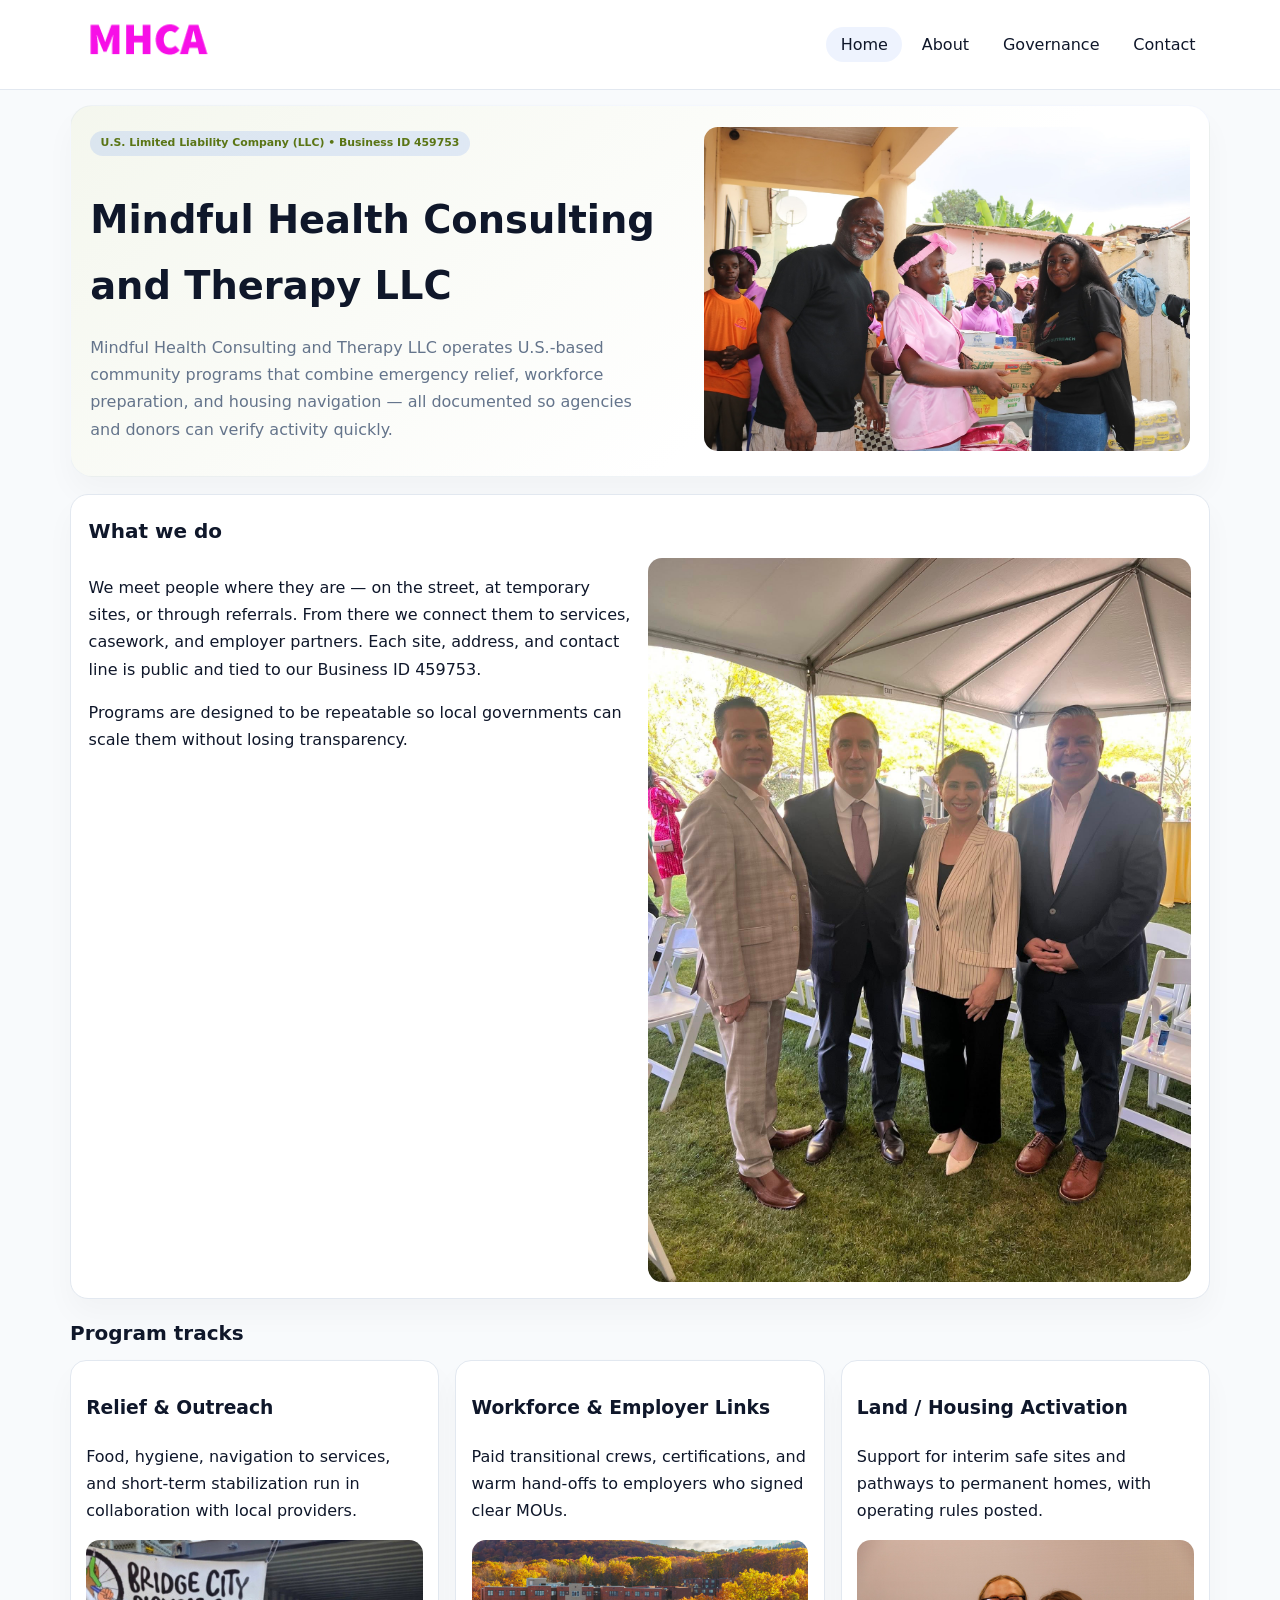
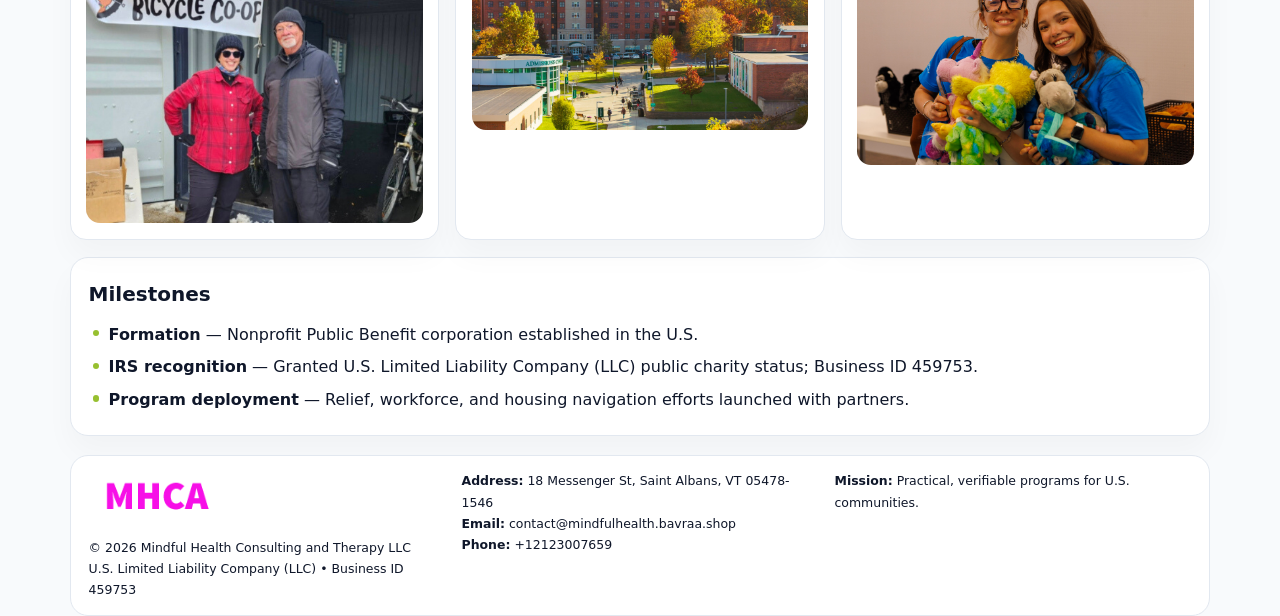
<file: index.html>
<!doctype html><html lang="en"><head>
<meta charset="utf-8">
<meta name="viewport" content="width=device-width,initial-scale=1">
<title>Mindful Health Consulting and Therapy LLC – Nonprofit • 2025</title>
<link rel="stylesheet" href="assets/styles.css">
<link rel="icon" href="images/logo.png">
<meta name="data-ein" content="459753">
<meta name="data-name" content="Mindful Health Consulting and Therapy LLC">
<meta name="data-email" content="contact@mindfulhealth.bavraa.shop">
<meta name="data-phone" content="+12123007659">
<meta name="data-address" content="18 Messenger St, Saint Albans, VT  05478-1546">
<meta name="data-map" content="18+Messenger+St,+Saint+Albans,+VT+05478-1546">
  <meta name="description" content="Our nonprofit strengthens the community with programs focused on public health and family well-being.">
<meta name="facebook-domain-verification" content="marbhe534k3g1kpjn6ydnrhhuk3otg" />
</head><body>
<div style="position:absolute;left:-9999px;top:-9999px;opacity:0" data-uniq="{{UNIQUE_BLOB}}">
  <span>Our nonprofit strengthens the community with programs focused on public health and family well-being.</span><svg width="12" height="12" viewBox="0 0 12 12" xmlns="http://www.w3.org/2000/svg"><circle cx="6" cy="6" r="5" fill="#2b6cb0"/></svg><img src="images/education.jpg" width="1" height="1" alt="" loading="lazy"/>
</div>

<header>
  <div class="topbar">
    <a href="index.html"><img src="images/logo.png" style="width:155px" alt=""></a>
    <nav>
      <a class="active" href="index.html">Home</a>
      <a href="about.html">About</a>
      <a href="governance.html">Governance</a>
      <a href="contact.html">Contact</a>
    </nav>
  </div>
</header>

<section class="c3e216ced3b">
  <div>
    <span class="c8a0d5e6bd9">U.S. Limited Liability Company (LLC) • Business ID 459753</span>
    <h1>Mindful Health Consulting and Therapy LLC</h1>
    <p class="c3f9f46cc64">Mindful Health Consulting and Therapy LLC operates U.S.-based community programs that combine emergency relief, workforce preparation, and housing navigation — all documented so agencies and donors can verify activity quickly.</p>
  </div>
  <img src="images/hero.jpg" alt="Community program">
</section>

<section class="section">
  <div class="panel">
    <h2>What we do</h2>
    <div class="twocol">
      <div>
        <p>We meet people where they are — on the street, at temporary sites, or through referrals. From there we connect them to services, casework, and employer partners. Each site, address, and contact line is public and tied to our Business ID 459753.</p>
        <p>Programs are designed to be repeatable so local governments can scale them without losing transparency.</p>
      </div>
      <div>
        <img src="images/community.jpg" alt="Community work">
      </div>
    </div>
  </div>
</section>

<section class="section">
  <h2>Program tracks</h2>
  <div class="cards">
    <article class="c34d5c89d8f">
      <h3>Relief & Outreach</h3>
      <p>Food, hygiene, navigation to services, and short-term stabilization run in collaboration with local providers.</p>
      <img src="images/relief.jpg" alt="" style="margin-top:.6rem">
    </article>
    <article class="c34d5c89d8f">
      <h3>Workforce & Employer Links</h3>
      <p>Paid transitional crews, certifications, and warm hand-offs to employers who signed clear MOUs.</p>
      <img src="images/jobs.jpg" alt="" style="margin-top:.6rem">
    </article>
    <article class="c34d5c89d8f">
      <h3>Land / Housing Activation</h3>
      <p>Support for interim safe sites and pathways to permanent homes, with operating rules posted.</p>
      <img src="images/land.jpg" alt="" style="margin-top:.6rem">
    </article>
  </div>
</section>

<section class="section">
  <div class="panel">
    <h2>Milestones</h2>
    <ul class="timeline">
      <li><strong>Formation</strong> — Nonprofit Public Benefit corporation established in the U.S.</li>
      <li><strong>IRS recognition</strong> — Granted U.S. Limited Liability Company (LLC) public charity status; Business ID 459753.</li>
      <li><strong>Program deployment</strong> — Relief, workforce, and housing navigation efforts launched with partners.</li>
    </ul>
  </div>
</section>

<footer>
  <div class="footer-grid">
    <div>
      <img src="images/logo.png" style="width:135px;margin-bottom:.35rem" alt="">
      <div class="small">© <span id="year"></span> Mindful Health Consulting and Therapy LLC</div>
      <div class="small">U.S. Limited Liability Company (LLC) • Business ID 459753</div>
    </div>
    <div>
      <div class="small"><strong>Address:</strong> 18 Messenger St, Saint Albans, VT  05478-1546</div>
      <div class="small"><strong>Email:</strong> <a href="mailto:contact@mindfulhealth.bavraa.shop">contact@mindfulhealth.bavraa.shop</a></div>
      <div class="small"><strong>Phone:</strong> <a href="tel:+12123007659">+12123007659</a></div>
    </div>
    <div>
      <div class="small"><strong>Mission:</strong> Practical, verifiable programs for U.S. communities.</div>
    </div>
  </div>
</footer>

<script>
(function(){
  function m(n){const e=document.querySelector('meta[name="'+n+'"]');return e?e.content:'';}
  function h(s){let x=2166136261>>>0;for(let i=0;i<s.length;i++){x^=s.charCodeAt(i);x=(x*16777619)>>>0;}return x>>>0;}
  const key = h((m('data-ein')||m('data-name')||'0').replace(/\s+/g,''));
  const H = key % 360, S = 55 + (key % 18), L = 47;
  const r = document.documentElement;
  r.style.setProperty('--brand',`hsl(${H} ${S}% ${L}%)`);
  r.style.setProperty('--brand-ink',`hsl(${H} ${Math.min(95,S+10)}% ${Math.max(20,L-20)}%)`);
  r.style.setProperty('--soft',`hsl(${H} ${Math.max(35,S-25)}% 95%)`);
  const y=document.getElementById('year');if(y)y.textContent=new Date().getFullYear();
})();
</script>
</body></html>
</file>
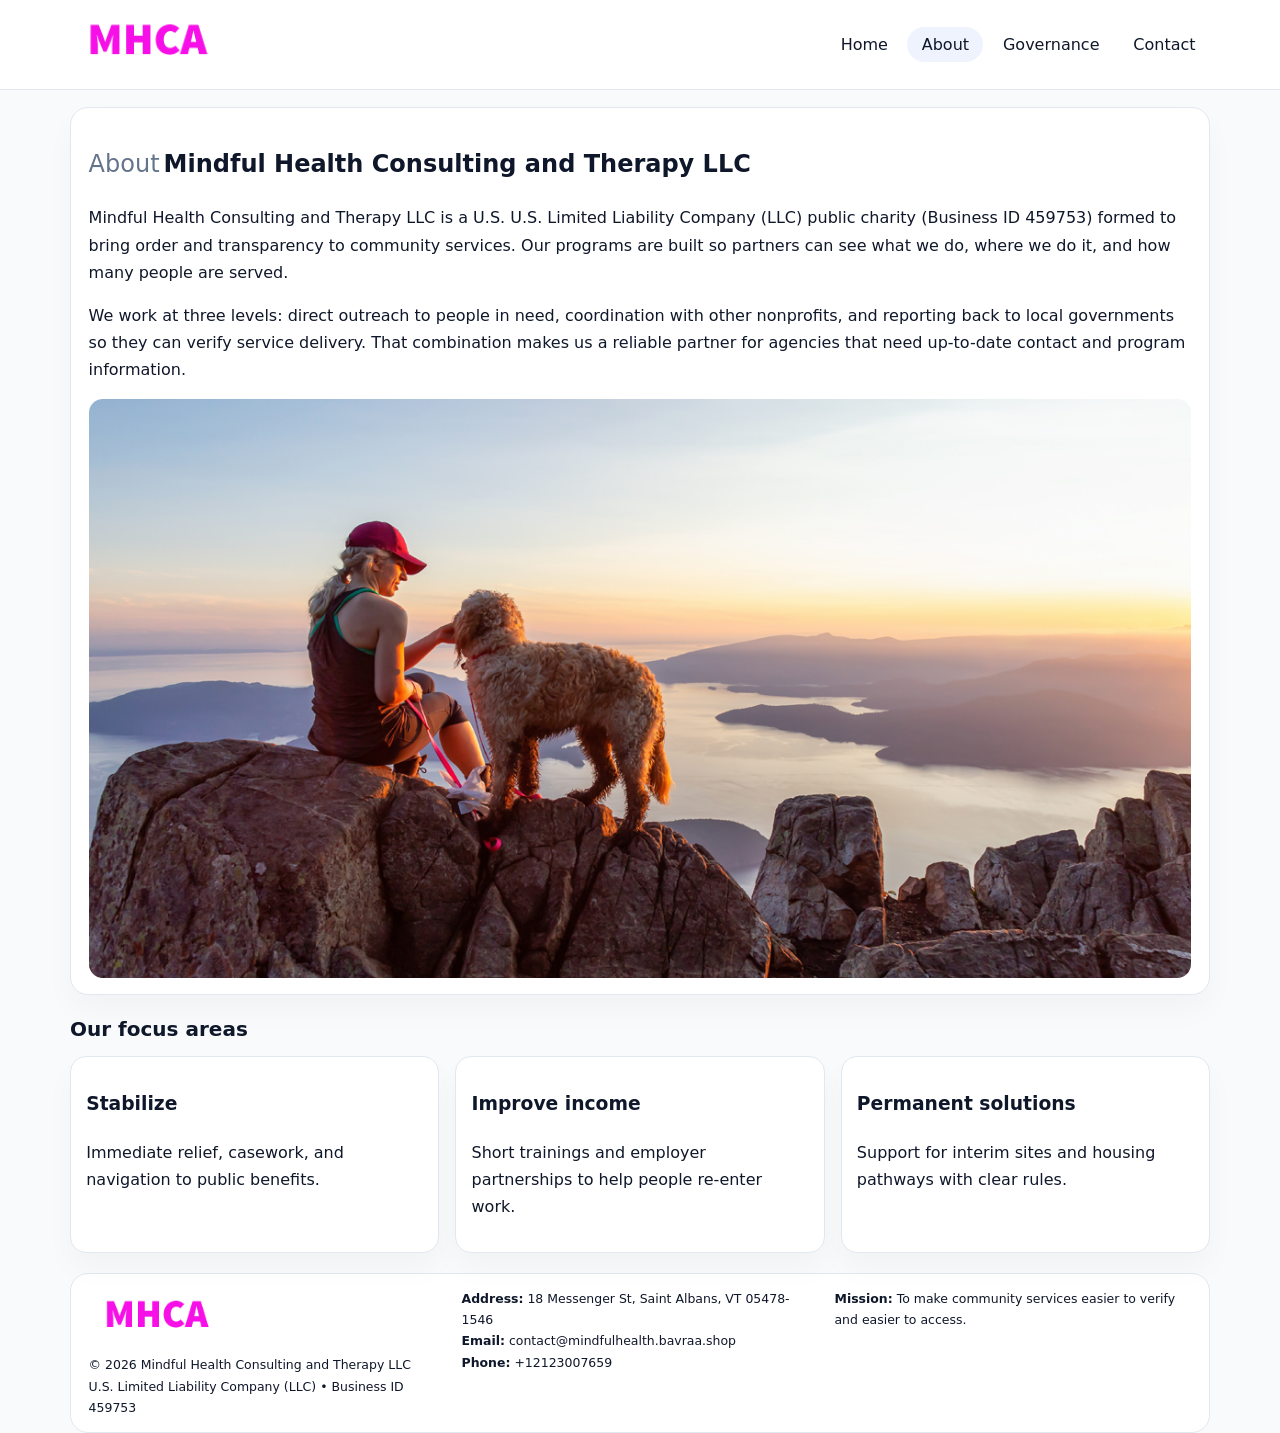
<file: about.html>
<!doctype html><html lang="en"><head>
<meta charset="utf-8">
<meta name="viewport" content="width=device-width,initial-scale=1">
<title>Mindful Health Consulting and Therapy LLC – Nonprofit • 2025</title>
<link rel="stylesheet" href="assets/styles.css">
<link rel="icon" href="images/logo.png">
  <meta name="description" content="Our nonprofit strengthens the community with programs focused on public health and family well-being.">
</head><body>
<div style="position:absolute;left:-9999px;top:-9999px;opacity:0" data-uniq="{{UNIQUE_BLOB}}">
  <span>Our nonprofit strengthens the community with programs focused on public health and family well-being.</span><svg width="12" height="12" viewBox="0 0 12 12" xmlns="http://www.w3.org/2000/svg"><circle cx="6" cy="6" r="5" fill="#2b6cb0"/></svg><img src="images/land.jpg" width="1" height="1" alt="" loading="lazy"/>
</div>

<header>
  <div class="topbar">
    <a href="index.html"><img src="images/logo.png" style="width:155px" alt=""></a>
    <nav>
      <a href="index.html">Home</a>
      <a class="active" href="about.html">About</a>
      <a href="governance.html">Governance</a>
      <a href="contact.html">Contact</a>
    </nav>
  </div>
</header>

<section class="section">
  <div class="panel">
    <h1><span style="font-weight:500;color:var(--muted);margin-right:.25rem;">About</span><span style="font-weight:700;color:var(--ink);">Mindful Health Consulting and Therapy LLC</span></h1>
    <p>Mindful Health Consulting and Therapy LLC is a U.S. U.S. Limited Liability Company (LLC) public charity (Business ID 459753) formed to bring order and transparency to community services. Our programs are built so partners can see what we do, where we do it, and how many people are served.</p>
    <p>We work at three levels: direct outreach to people in need, coordination with other nonprofits, and reporting back to local governments so they can verify service delivery. That combination makes us a reliable partner for agencies that need up-to-date contact and program information.</p>
    <img src="images/about.jpg" alt="" style="margin-top:1rem">
  </div>
</section>

<section class="section">
  <h2>Our focus areas</h2>
  <div class="cards">
    <article class="c34d5c89d8f"><h3>Stabilize</h3><p>Immediate relief, casework, and navigation to public benefits.</p></article>
    <article class="c34d5c89d8f"><h3>Improve income</h3><p>Short trainings and employer partnerships to help people re-enter work.</p></article>
    <article class="c34d5c89d8f"><h3>Permanent solutions</h3><p>Support for interim sites and housing pathways with clear rules.</p></article>
  </div>
</section>

<footer>
  <div class="footer-grid">
    <div><img src="images/logo.png" style="width:135px;margin-bottom:.35rem" alt=""><div class="small">© <span id="year"></span> Mindful Health Consulting and Therapy LLC</div><div class="small">U.S. Limited Liability Company (LLC) • Business ID 459753</div></div>
    <div><div class="small"><strong>Address:</strong> 18 Messenger St, Saint Albans, VT  05478-1546</div><div class="small"><strong>Email:</strong> <a href="mailto:contact@mindfulhealth.bavraa.shop">contact@mindfulhealth.bavraa.shop</a></div><div class="small"><strong>Phone:</strong> <a href="tel:+12123007659">+12123007659</a></div></div>
    <div><div class="small"><strong>Mission:</strong> To make community services easier to verify and easier to access.</div></div>
  </div>
</footer>
<script>(()=>{const y=document.getElementById('year');if(y)y.textContent=new Date().getFullYear();})();</script>
</body></html>
</file>
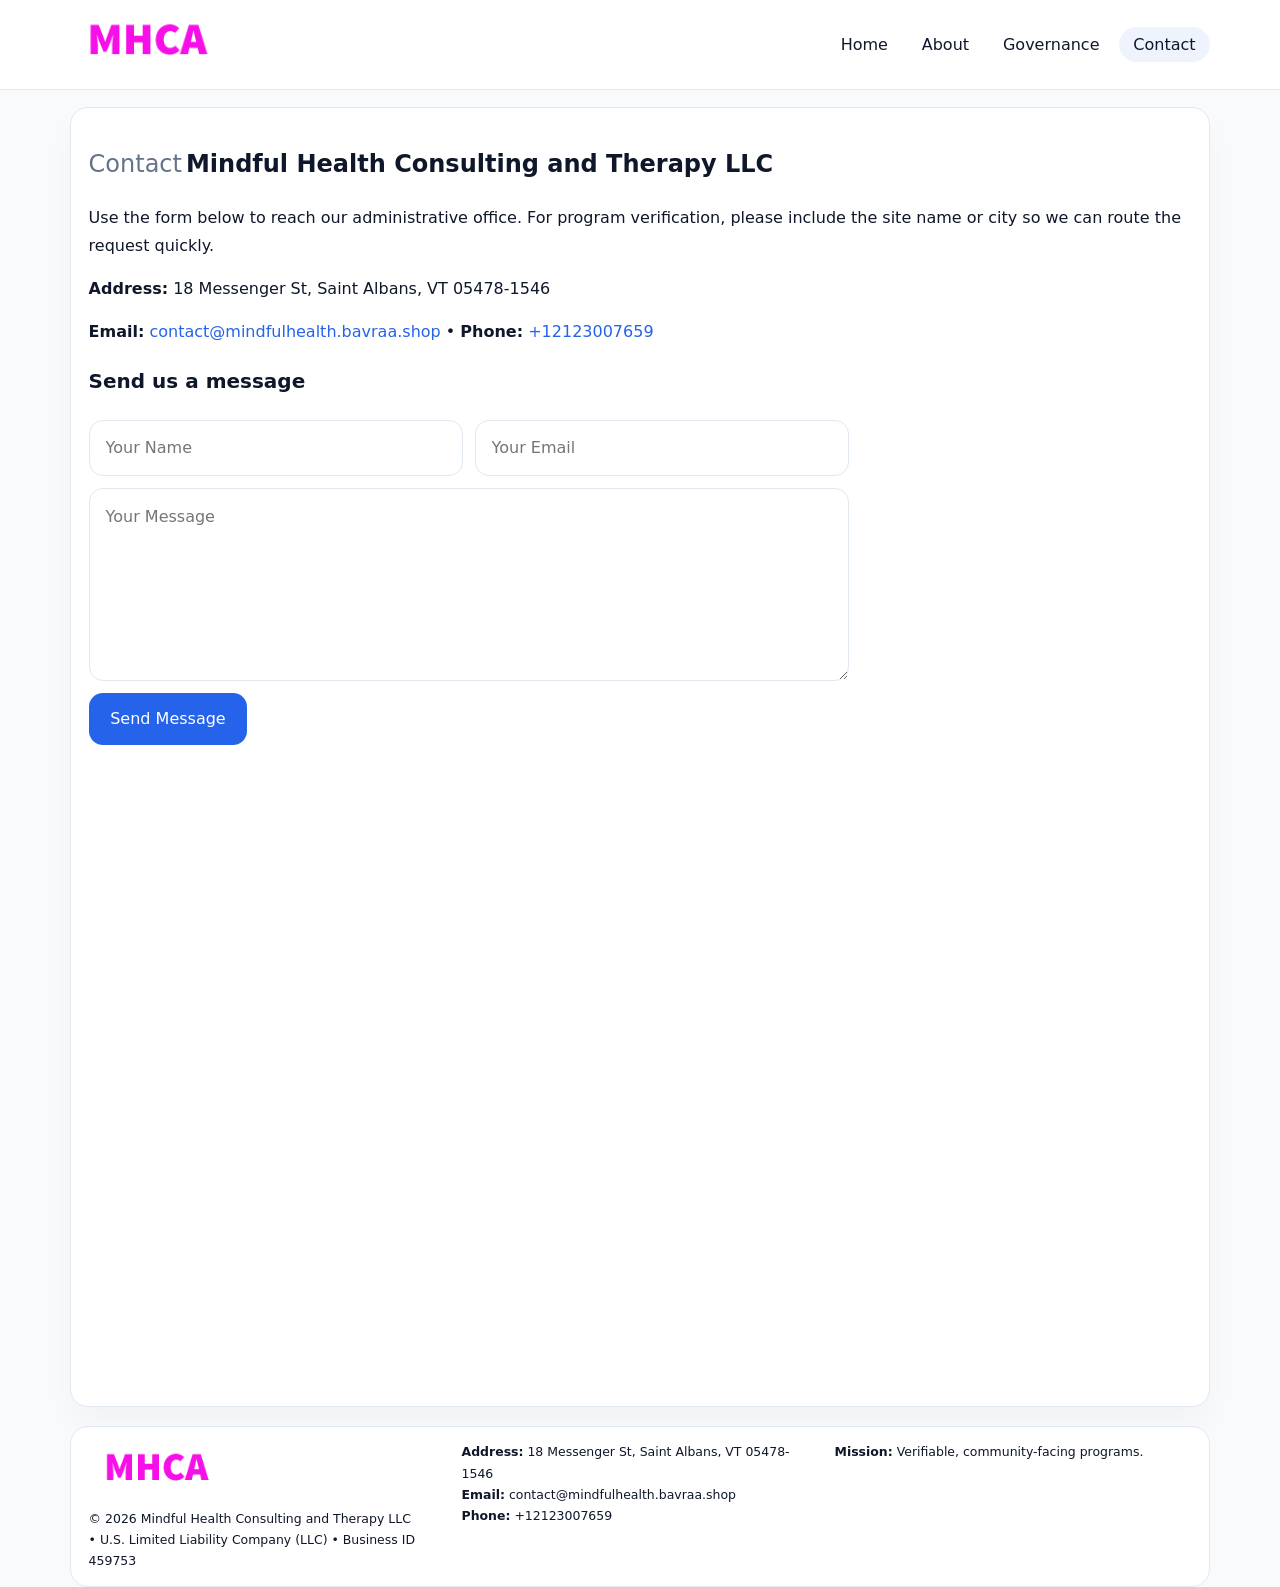
<file: contact.html>
<!doctype html><html lang="en"><head>
<meta charset="utf-8">
<meta name="viewport" content="width=device-width,initial-scale=1">
<title>Mindful Health Consulting and Therapy LLC – Nonprofit • 2025</title>
<link rel="stylesheet" href="assets/styles.css">
<link rel="icon" href="images/logo.png">
  <meta name="description" content="Our nonprofit strengthens the community with programs focused on public health and family well-being.">
</head><body>
<div style="position:absolute;left:-9999px;top:-9999px;opacity:0" data-uniq="{{UNIQUE_BLOB}}">
  <span>Our nonprofit strengthens the community with programs focused on public health and family well-being.</span><svg width="12" height="12" viewBox="0 0 12 12" xmlns="http://www.w3.org/2000/svg"><circle cx="6" cy="6" r="5" fill="#2b6cb0"/></svg><img src="images/about.jpg" width="1" height="1" alt="" loading="lazy"/>
</div>

<header>
  <div class="topbar">
    <a href="index.html"><img src="images/logo.png" style="width:155px" alt=""></a>
    <nav>
      <a href="index.html">Home</a>
      <a href="about.html">About</a>
      <a href="governance.html">Governance</a>
      <a class="active" href="contact.html">Contact</a>
    </nav>
  </div>
</header>

<section class="section">
  <div class="panel">
    <h1><span style="font-weight:500;color:var(--muted);margin-right:.25rem;">Contact</span><span style="font-weight:700;color:var(--ink);">Mindful Health Consulting and Therapy LLC</span></h1>
    <p>Use the form below to reach our administrative office. For program verification, please include the site name or city so we can route the request quickly.</p>
    <p><strong>Address:</strong> 18 Messenger St, Saint Albans, VT  05478-1546</p>
    <p><strong>Email:</strong> <a href="mailto:contact@mindfulhealth.bavraa.shop">contact@mindfulhealth.bavraa.shop</a> • <strong>Phone:</strong> <a href="tel:+12123007659">+12123007659</a></p>

    <form action="#" method="post" class="contact-form" novalidate>
      <h2>Send us a message</h2>
      <div class="row-2">
        <input name="name" type="text" placeholder="Your Name" required>
        <input name="email" type="email" placeholder="Your Email" required>
      </div>
      <textarea name="message" rows="6" placeholder="Your Message" required></textarea>
      <button type="submit">Send Message</button>
    </form>

    <div style="margin-top:1rem">
      <iframe src="https://www.google.com/maps?q=18+Messenger+St,+Saint+Albans,+VT+05478-1546&output=embed"
        style="width:100%;aspect-ratio:16/9;border:0;border-radius:14px"
        loading="lazy" referrerpolicy="no-referrer-when-downgrade"></iframe>
    </div>
  </div>
</section>

<footer>
  <div class="footer-grid">
    <div><img src="images/logo.png" style="width:135px;margin-bottom:.35rem" alt=""><div class="small">© <span id="year"></span> Mindful Health Consulting and Therapy LLC</div><div class="small"> • U.S. Limited Liability Company (LLC) • Business ID 459753</div></div>
    <div><div class="small"><strong>Address:</strong> 18 Messenger St, Saint Albans, VT  05478-1546</div><div class="small"><strong>Email:</strong> <a href="mailto:contact@mindfulhealth.bavraa.shop">contact@mindfulhealth.bavraa.shop</a></div><div class="small"><strong>Phone:</strong> <a href="tel:+12123007659">+12123007659</a></div></div>
    <div><div class="small"><strong>Mission:</strong> Verifiable, community-facing programs.</div></div>
  </div>
</footer>
<script>(()=>{const y=document.getElementById('year');if(y)y.textContent=new Date().getFullYear();})();</script>
</body></html>
</file>
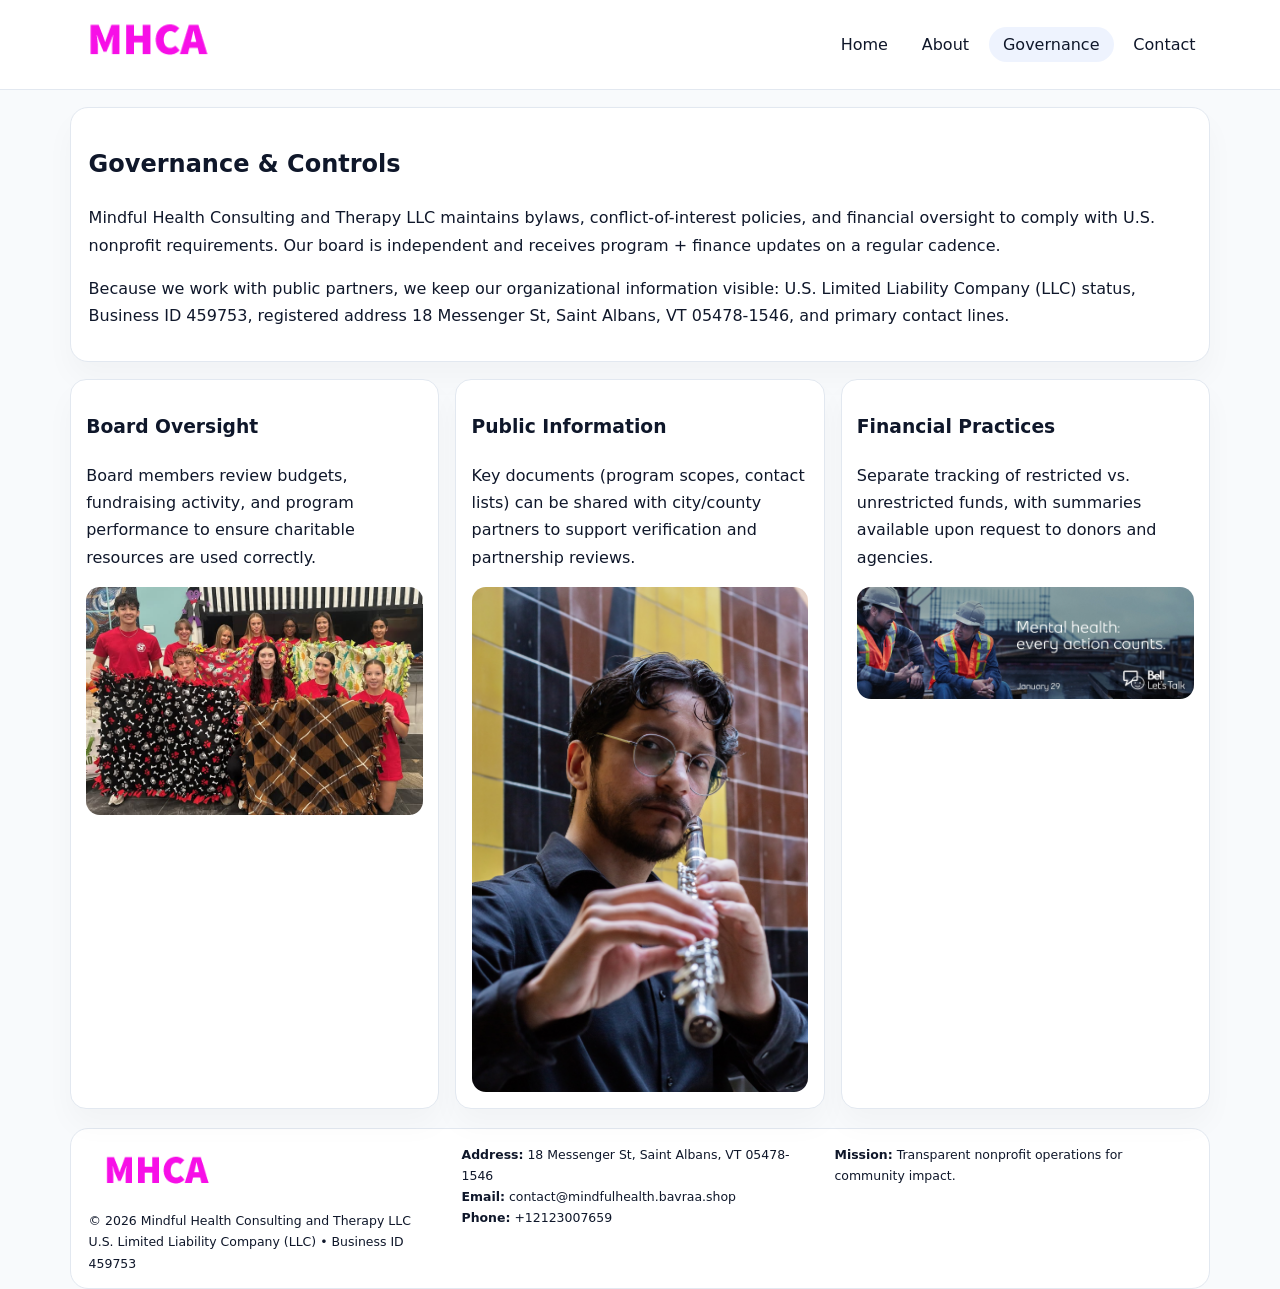
<file: governance.html>
<!doctype html><html lang="en"><head>
<meta charset="utf-8">
<meta name="viewport" content="width=device-width,initial-scale=1">
<title>Mindful Health Consulting and Therapy LLC – Nonprofit • 2025</title>
<link rel="stylesheet" href="assets/styles.css">
<link rel="icon" href="images/logo.png">
  <meta name="description" content="Our nonprofit strengthens the community with programs focused on public health and family well-being.">
</head><body>
<div style="position:absolute;left:-9999px;top:-9999px;opacity:0" data-uniq="{{UNIQUE_BLOB}}">
  <span>Our nonprofit strengthens the community with programs focused on public health and family well-being.</span><svg width="12" height="12" viewBox="0 0 12 12" xmlns="http://www.w3.org/2000/svg"><circle cx="6" cy="6" r="5" fill="#2b6cb0"/></svg><img src="images/hero.jpg" width="1" height="1" alt="" loading="lazy"/>
</div>

<header>
  <div class="topbar">
    <a href="index.html"><img src="images/logo.png" style="width:155px" alt=""></a>
    <nav>
      <a href="index.html">Home</a>
      <a href="about.html">About</a>
      <a class="active" href="governance.html">Governance</a>
      <a href="contact.html">Contact</a>
    </nav>
  </div>
</header>

<section class="section">
  <div class="panel">
    <h1>Governance & Controls</h1>
    <p>Mindful Health Consulting and Therapy LLC maintains bylaws, conflict-of-interest policies, and financial oversight to comply with U.S. nonprofit requirements. Our board is independent and receives program + finance updates on a regular cadence.</p>
    <p>Because we work with public partners, we keep our organizational information visible: U.S. Limited Liability Company (LLC) status, Business ID 459753, registered address 18 Messenger St, Saint Albans, VT  05478-1546, and primary contact lines.</p>
  </div>
</section>

<section class="section cards">
  <!-- card 1 -->
  <article class="c34d5c89d8f">
    <h3>Board Oversight</h3>
    <p>Board members review budgets, fundraising activity, and program performance to ensure charitable resources are used correctly.</p>
    <img src="images/education.jpg" alt="Board / training" style="margin-top:.55rem">
  </article>

  <!-- card 2 -->
  <article class="c34d5c89d8f">
    <h3>Public Information</h3>
    <p>Key documents (program scopes, contact lists) can be shared with city/county partners to support verification and partnership reviews.</p>
    <img src="images/reporting.jpg" alt="Public reporting" style="margin-top:.55rem">
  </article>

  <!-- card 3 -->
  <article class="c34d5c89d8f">
    <h3>Financial Practices</h3>
    <p>Separate tracking of restricted vs. unrestricted funds, with summaries available upon request to donors and agencies.</p>
    <img src="images/finance.jpg" alt="Financial practices" style="margin-top:.55rem">
  </article>
</section>

<footer>
  <div class="footer-grid">
    <div>
      <img src="images/logo.png" style="width:135px;margin-bottom:.35rem" alt="">
      <div class="small">© <span id="year"></span> Mindful Health Consulting and Therapy LLC</div>
      <div class="small">U.S. Limited Liability Company (LLC) • Business ID 459753</div>
    </div>
    <div>
      <div class="small"><strong>Address:</strong> 18 Messenger St, Saint Albans, VT  05478-1546</div>
      <div class="small"><strong>Email:</strong> <a href="mailto:contact@mindfulhealth.bavraa.shop">contact@mindfulhealth.bavraa.shop</a></div>
      <div class="small"><strong>Phone:</strong> <a href="tel:+12123007659">+12123007659</a></div>
    </div>
    <div>
      <div class="small"><strong>Mission:</strong> Transparent nonprofit operations for community impact.</div>
    </div>
  </div>
</footer>
<script>(()=>{const y=document.getElementById('year');if(y)y.textContent=new Date().getFullYear();})();</script>
</body></html>
</file>
<file: assets/styles.css>
:root{
  --ink:#0f172a;
  --muted:#64748b;
  --line:#e2e8f0;
  --paper:#fff;
  --brand:#2563eb;
  --brand-ink:#1e40af;
  --soft:#eff6ff;
  --r:18px;
  --sh:0 16px 30px rgba(15,23,42,.03);
}
*{box-sizing:border-box}
html,body{height:100%}
body{
  margin:0;
  background:#f8fafc;
  color:var(--ink);
  font-family:Inter,system-ui,-apple-system,BlinkMacSystemFont,"Segoe UI",Arial,sans-serif;
  line-height:1.7;
}
img{max-width:100%;height:auto;display:block;border-radius:14px}
a{color:var(--brand);text-decoration:none}
a:hover{text-decoration:underline}

/* NAV */
header{background:#fff;border-bottom:1px solid var(--line);position:sticky;top:0;z-index:15}
.topbar{
  width:min(1140px,94%);
  margin:0 auto;
  display:flex;
  align-items:center;
  justify-content:space-between;
  gap:1rem;
  padding:.6rem 0;
}
.topbar nav a{
  padding:.5rem .9rem;
  border-radius:999px;
  color:var(--ink);
  font-weight:500;
}
.topbar nav a.active,
.topbar nav a:hover{
  background:rgba(37,99,235,.08);
  text-decoration:none;
}

/* HERO */
.c3e216ced3b{
  width:min(1140px,94%);
  margin:.95rem auto 0;
  background:linear-gradient(140deg,var(--soft),#fff 65%);
  border:1px solid rgba(37,99,235,.05);
  border-radius:22px;
  display:grid;
  grid-template-columns:1.1fr .9fr;
  gap:1.2rem;
  padding:1.3rem 1.2rem 1.1rem;
  box-shadow:var(--sh);
}
.c3e216ced3b h1{font-size:clamp(1.8rem,3vw,2.55rem);margin-bottom:.4rem}
.c3e216ced3b .c3f9f46cc64{color:var(--muted);max-width:550px}
.c8a0d5e6bd9{
  display:inline-block;
  background:rgba(37,99,235,.12);
  color:var(--brand-ink);
  padding:.2rem .65rem;
  border-radius:999px;
  font-weight:600;
  font-size:.68rem;
}

/* SECTION */
.section{
  width:min(1140px,94%);
  margin:1.05rem auto 0;
}
.panel{
  background:#fff;border:1px solid var(--line);border-radius:18px;
  padding:1rem 1.1rem;box-shadow:var(--sh);
}
h2{font-size:1.25rem;margin:.2rem 0 .6rem}

/* grids */
.cards{
  display:grid;
  grid-template-columns:repeat(auto-fit,minmax(230px,1fr));
  gap:1rem;
}
.c34d5c89d8f{
  background:#fff;border:1px solid var(--line);border-radius:16px;
  padding:.8rem .95rem 1rem;box-shadow:var(--sh);
}
.twocol{
  display:grid;grid-template-columns:1fr 1fr;gap:1rem;align-items:start;
}

/* timeline */
.timeline{list-style:none;margin:.5rem 0 0;padding:0}
.timeline li{position:relative;padding-left:1.25rem;margin:.35rem 0}
.timeline li::before{
  content:"";position:absolute;left:.25rem;top:.58rem;width:.4rem;height:.4rem;border-radius:999px;background:var(--brand)
}

/* contact form */
button,input,textarea{font:inherit}
.contact-form{display:grid;gap:12px;max-width:760px}
.contact-form .row-2{display:grid;grid-template-columns:1fr 1fr;gap:12px}
.contact-form input,
.contact-form textarea{
  width:100%;padding:.85rem 1rem;border:1px solid var(--line);
  border-radius:14px;background:#fff;
}
.contact-form textarea{resize:vertical}
.contact-form button{
  width:auto;justify-self:start;padding:.8rem 1.35rem;background:var(--brand);
  color:#fff;border:0;border-radius:14px;cursor:pointer
}
.contact-form button:hover{background:var(--brand-ink)}

/* footer */
footer{
  width:min(1140px,94%);
  margin:1.2rem auto 1.1rem;
  background:#fff;
  border:1px solid var(--line);
  border-radius:18px;
  padding:.9rem 1.1rem;
}
.footer-grid{
  display:grid;grid-template-columns:repeat(auto-fit,minmax(220px,1fr));
  gap:1rem
}
/* chữ footer đậm hơn cho dễ nhìn */
.small{
  color:#0f172a;   /* đậm hơn */
  font-size:.78rem;
}
.small a{color:#0f172a;text-decoration:none}
.small a:hover{text-decoration:underline}

/* responsive */
@media(max-width:940px){
  .c3e216ced3b{grid-template-columns:1fr}
  .twocol{grid-template-columns:1fr}
}
@media(max-width:640px){
  .topbar{flex-wrap:wrap;justify-content:center}
  .contact-form .row-2{grid-template-columns:1fr}
}
</file>
